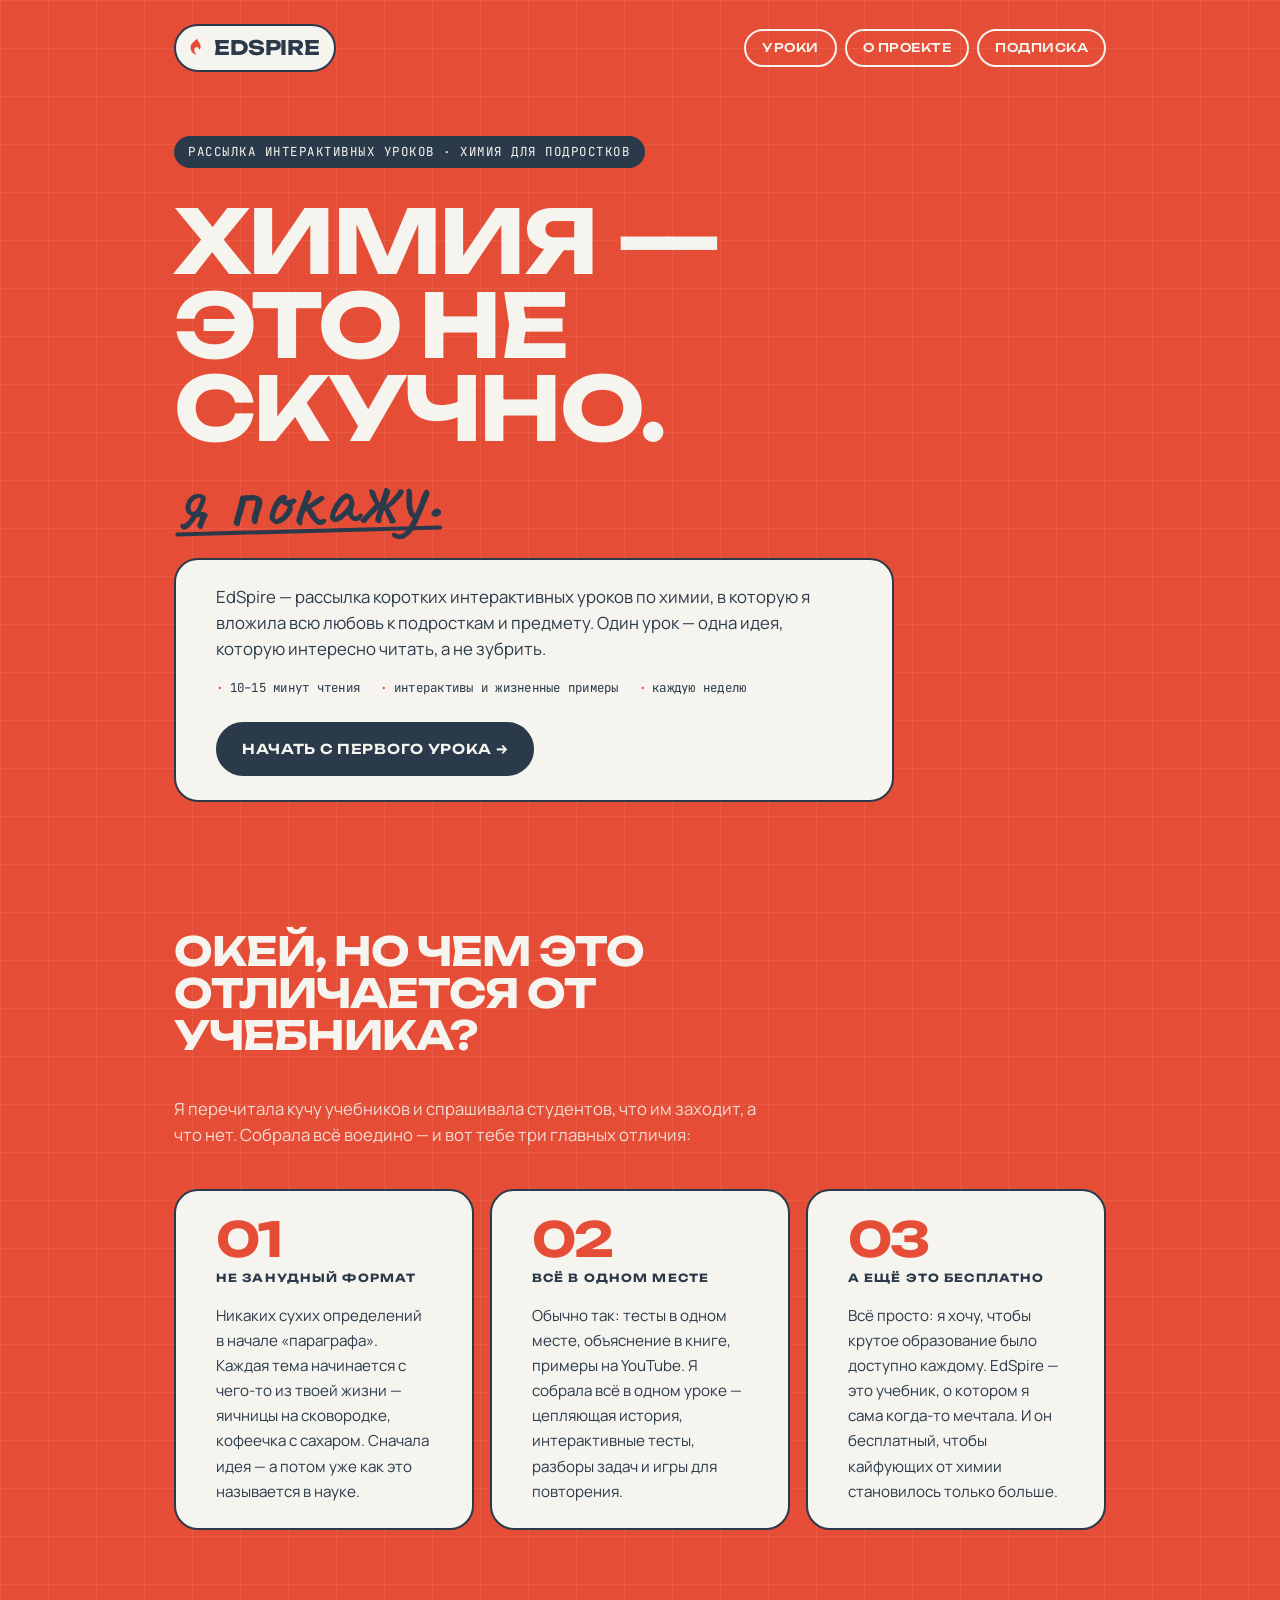
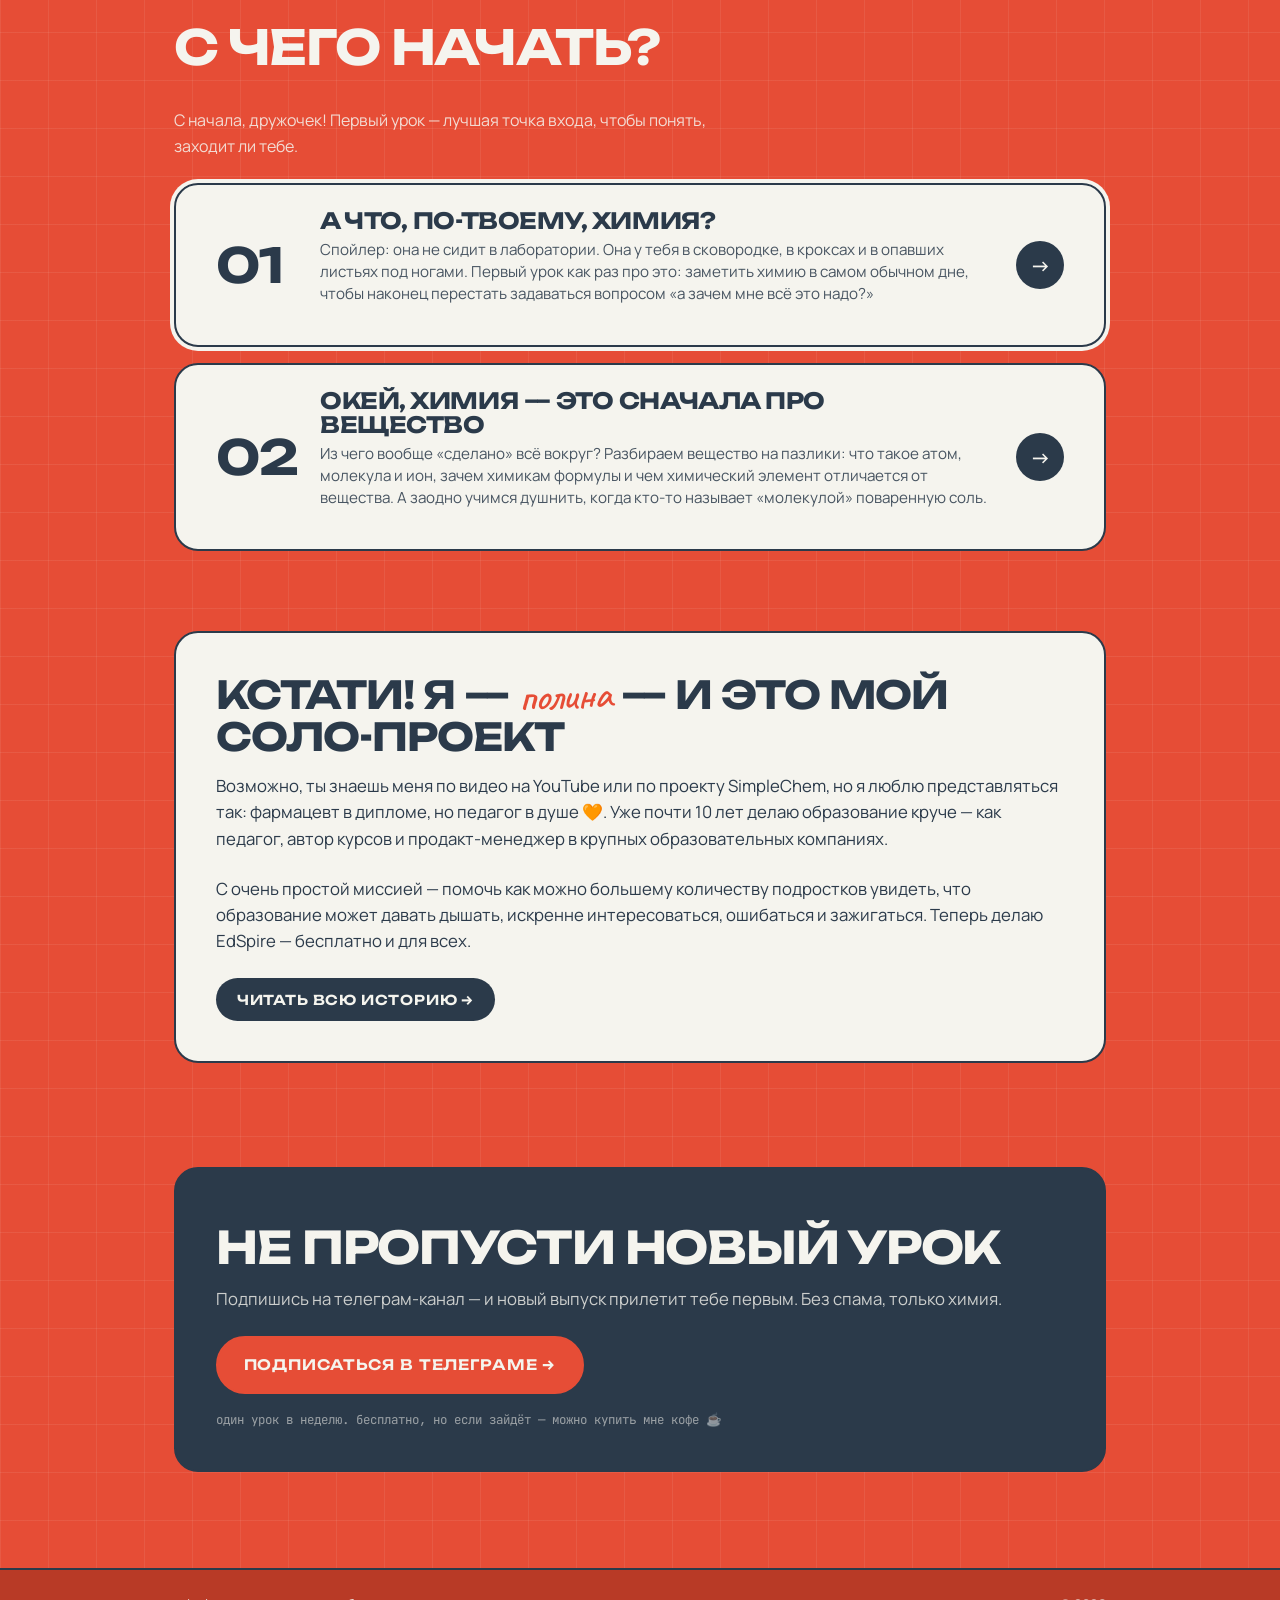
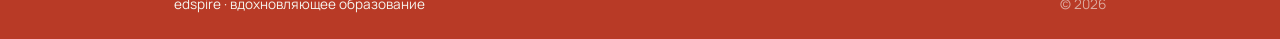
<file: index.html>
<!DOCTYPE html>
<html lang="ru">
<head>
  <meta charset="UTF-8" />
  <meta name="viewport" content="width=device-width, initial-scale=1.0" />
  <meta name="yandex-verification" content="c9bf6849b7c37df4" />
  <title>EdSpire — химия, которую хочется читать</title>
  <meta name="description" content="Бесплатная рассылка коротких интерактивных уроков по химии для подростков. Один урок — одна идея, которую интересно читать, а не зубрить." />
  <link rel="canonical" href="https://edspire.by/" />
  <link rel="icon" href="/favicon.svg" type="image/svg+xml" />

  <!-- Open Graph / соцсети -->
  <meta property="og:type" content="website" />
  <meta property="og:site_name" content="EdSpire" />
  <meta property="og:locale" content="ru_RU" />
  <meta property="og:url" content="https://edspire.by/" />
  <meta property="og:title" content="EdSpire — химия, которую хочется читать" />
  <meta property="og:description" content="Бесплатная рассылка коротких интерактивных уроков по химии для подростков. Один урок — одна идея, которую интересно читать, а не зубрить." />
  <meta property="og:image" content="https://edspire.by/assets/images/og-cover.jpg" />
  <meta property="og:image:width" content="1200" />
  <meta property="og:image:height" content="630" />
  <meta name="twitter:card" content="summary_large_image" />
  <meta name="twitter:title" content="EdSpire — химия, которую хочется читать" />
  <meta name="twitter:description" content="Бесплатная рассылка коротких интерактивных уроков по химии для подростков." />
  <meta name="twitter:image" content="https://edspire.by/assets/images/og-cover.jpg" />

  <script type="application/ld+json">
  {
    "@context": "https://schema.org",
    "@type": "EducationalOrganization",
    "name": "EdSpire",
    "url": "https://edspire.by/",
    "logo": "https://edspire.by/favicon.svg",
    "description": "Бесплатная рассылка коротких интерактивных уроков по химии для подростков.",
    "inLanguage": "ru",
    "founder": { "@type": "Person", "name": "Полина Муштукова" }
  }
  </script>

  <link rel="preconnect" href="https://fonts.googleapis.com" />
  <link rel="preconnect" href="https://fonts.gstatic.com" crossorigin />
  <link href="https://fonts.googleapis.com/css2?family=Unbounded:wght@400;500;600;700&family=Manrope:wght@400;500;600;700&family=Caveat:wght@500;600;700&family=JetBrains+Mono:wght@400;500&display=swap" rel="stylesheet" />
  <link rel="stylesheet" href="assets/css/base.css" />
</head>
<body>
  <header class="site-header">
    <div class="wrap">
      <a class="logo" href="./">
        <span class="logo-pill">
          <span class="logo-flame" aria-hidden="true"></span>
          <span>edspire</span>
        </span>
      </a>
      <nav class="site-nav">
        <a href="lessons/">уроки</a>
        <a href="about/">о проекте</a>
        <a href="#subscribe">подписка</a>
      </nav>
    </div>
  </header>

  <main>

    <!-- ═══════════════════════════
         БЛОК 1 · ГЕРОЙ
         ═══════════════════════════ -->
    <section class="hero">
      <div class="wrap">
        <div class="hero-inner">
          <p class="eyebrow">рассылка интерактивных уроков · химия для подростков</p>
          <h1 class="hero-title">
            химия —<br/>это не скучно.<br/>
            <span class="accent">я покажу.</span>
          </h1>
          <div class="hero-card">
            <p class="hero-lead">
              EdSpire — рассылка коротких интерактивных уроков по химии, в которую я вложила
              всю любовь к подросткам и предмету. Один урок — одна идея, которую интересно
              читать, а не зубрить.
            </p>
            <div class="hero-meta">
              <span>10–15 минут чтения</span>
              <span>интерактивы и жизненные примеры</span>
              <span>каждую неделю</span>
            </div>
            <a class="hero-cta" href="lessons/01-what-is-chemistry/">
              <span class="txt-long">начать с первого урока →</span>
              <span class="txt-short">первый урок →</span>
            </a>
          </div>
        </div>
      </div>
    </section>

    <!-- ═══════════════════════════
         БЛОК 2 · ЧЕМ ОТЛИЧАЕТСЯ
         ═══════════════════════════ -->
    <section class="why">
      <div class="wrap">
        <h2>окей, но чем это отличается от учебника?</h2>
        <p class="why-intro">Я перечитала кучу учебников и спрашивала студентов, что им заходит, а что нет. Собрала всё воедино — и вот тебе три главных отличия:</p>
        <div class="why-grid">
          <div class="why-item">
            <p class="why-item-num">01</p>
            <span class="why-item-label">не занудный формат</span>
            <p>Никаких сухих определений в начале «параграфа». Каждая тема начинается с чего-то из твоей жизни — яичницы на сковородке, кофеечка с сахаром. Сначала идея — а потом уже как это называется в науке.</p>
          </div>
          <div class="why-item">
            <p class="why-item-num">02</p>
            <span class="why-item-label">всё в одном месте</span>
            <p>Обычно так: тесты в одном месте, объяснение в книге, примеры на YouTube. Я собрала всё в одном уроке — цепляющая история, интерактивные тесты, разборы задач и игры для повторения.</p>
          </div>
          <div class="why-item">
            <p class="why-item-num">03</p>
            <span class="why-item-label">а ещё это бесплатно</span>
            <p>Всё просто: я хочу, чтобы крутое образование было доступно каждому. EdSpire — это учебник, о котором я сама когда-то мечтала. И он бесплатный, чтобы кайфующих от химии становилось только больше.</p>
          </div>
        </div>
      </div>
    </section>

    <!-- ═══════════════════════════
         БЛОК 3 · ПРЕВЬЮ УРОКОВ
         ═══════════════════════════ -->
    <section class="preview">
      <div class="wrap">
        <div class="section-head">
          <h2>с чего начать?</h2>
        </div>
        <p class="preview-intro">С начала, дружочек! Первый урок — лучшая точка входа, чтобы понять, заходит ли тебе.</p>
        <ol class="lesson-list">
          <li class="lesson-card lesson-card--featured">
            <a href="lessons/01-what-is-chemistry/">
              <div class="lesson-num">01</div>
              <div class="lesson-body">
                <h3>а что, по-твоему, химия?</h3>
                <p>Спойлер: она не сидит в лаборатории. Она у тебя в сковородке, в кроксах и в опавших листьях под ногами. Первый урок как раз про это: заметить химию в самом обычном дне, чтобы наконец перестать задаваться вопросом «а зачем мне всё это надо?»</p>
              </div>
              <div class="lesson-arrow">→</div>
            </a>
          </li>
          <li class="lesson-card">
            <a href="lessons/02-substance/">
              <div class="lesson-num">02</div>
              <div class="lesson-body">
                <h3>окей, химия — это сначала про вещество</h3>
                <p>Из чего вообще «сделано» всё вокруг? Разбираем вещество на пазлики: что такое атом, молекула и ион, зачем химикам формулы и чем химический элемент отличается от вещества. А заодно учимся душнить, когда кто-то называет «молекулой» поваренную соль.</p>
              </div>
              <div class="lesson-arrow">→</div>
            </a>
          </li>
        </ol>
      </div>
    </section>

    <!-- ═══════════════════════════
         БЛОК 4 · КТО ПИШЕТ
         ═══════════════════════════ -->
    <section id="about" class="about">
      <div class="wrap">
        <a class="about-teaser" href="about/">
          <h2>кстати! я — <span class="accent">полина</span> — и это мой соло-проект</h2>
          <p class="about-teaser-lead">
            Возможно, ты знаешь меня по видео на YouTube или по проекту SimpleChem, но я люблю представляться так: фармацевт в дипломе, но педагог в душе 🧡. Уже почти 10 лет делаю образование круче — как педагог, автор курсов и продакт-менеджер в крупных образовательных компаниях.
          </p>
          <p class="about-teaser-lead">
            С очень простой миссией — помочь как можно большему количеству подростков увидеть, что образование может давать дышать, искренне интересоваться, ошибаться и зажигаться. Теперь делаю EdSpire — бесплатно и для всех.
          </p>
          <span class="about-teaser-cta">
            <span class="txt-long">читать всю историю →</span>
            <span class="txt-short">вся история →</span>
          </span>
        </a>
      </div>
    </section>

    <!-- ═══════════════════════════
         БЛОК 5 · ПОДПИСКА
         ═══════════════════════════ -->
    <section id="subscribe" class="subscribe">
      <div class="wrap">
        <div class="subscribe-box">
          <h2>не пропусти новый урок</h2>
          <p class="subscribe-lead">
            Подпишись на телеграм-канал — и новый выпуск прилетит тебе первым.
            Без спама, только химия.
          </p>
          <a class="cta" href="https://t.me/ed_spire" target="_blank" rel="noopener">
            <span class="txt-long">подписаться в телеграме →</span>
            <span class="txt-short">подписаться →</span>
          </a>
          <p class="subscribe-note">один урок в неделю. бесплатно, но если зайдёт — можно купить мне кофе ☕️</p>
        </div>
      </div>
    </section>

  </main>

  <footer class="site-footer">
    <div class="wrap">
      <p>edspire · вдохновляющее образование</p>
      <p class="muted">© 2026</p>
    </div>
  </footer>
</body>
</html>
</file>
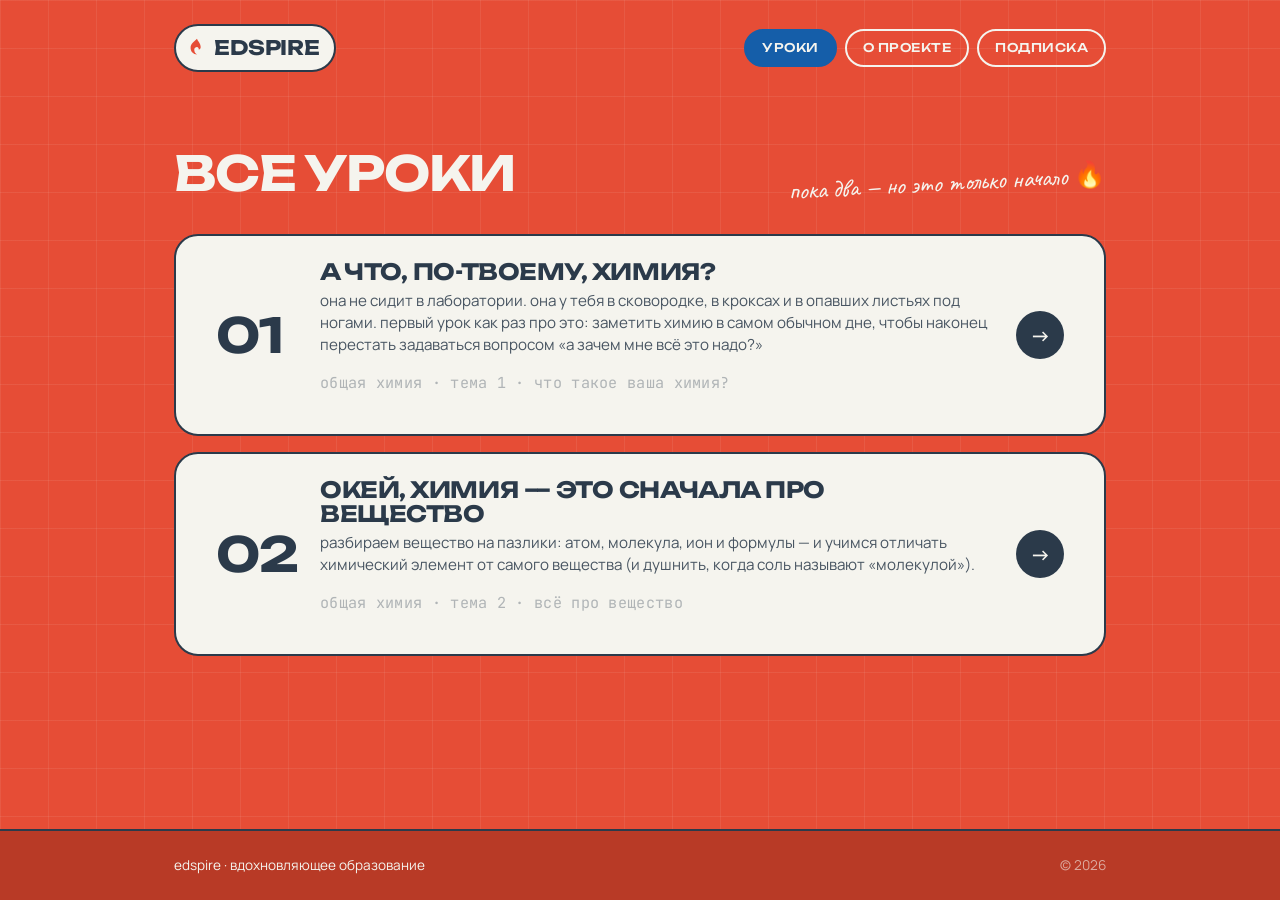
<file: lessons/index.html>
<!DOCTYPE html>
<html lang="ru">
<head>
  <meta charset="UTF-8" />
  <meta name="viewport" content="width=device-width, initial-scale=1.0" />
  <title>Все уроки — EdSpire</title>
  <meta name="description" content="Архив интерактивных уроков по химии для подростков. Бесплатно, без зубрёжки, с жизненными примерами." />
  <link rel="canonical" href="https://edspire.by/lessons/" />
  <link rel="icon" href="/favicon.svg" type="image/svg+xml" />

  <!-- Open Graph / соцсети -->
  <meta property="og:type" content="website" />
  <meta property="og:site_name" content="EdSpire" />
  <meta property="og:locale" content="ru_RU" />
  <meta property="og:url" content="https://edspire.by/lessons/" />
  <meta property="og:title" content="Все уроки — EdSpire" />
  <meta property="og:description" content="Архив интерактивных уроков по химии для подростков. Бесплатно, без зубрёжки, с жизненными примерами." />
  <meta property="og:image" content="https://edspire.by/assets/images/og-cover.jpg" />
  <meta property="og:image:width" content="1200" />
  <meta property="og:image:height" content="630" />
  <meta name="twitter:card" content="summary_large_image" />
  <meta name="twitter:title" content="Все уроки — EdSpire" />
  <meta name="twitter:description" content="Архив интерактивных уроков по химии для подростков." />
  <meta name="twitter:image" content="https://edspire.by/assets/images/og-cover.jpg" />

  <link rel="preconnect" href="https://fonts.googleapis.com" />
  <link rel="preconnect" href="https://fonts.gstatic.com" crossorigin />
  <link href="https://fonts.googleapis.com/css2?family=Unbounded:wght@400;500;600;700&family=Manrope:wght@400;500;600;700&family=Caveat:wght@500;600;700&family=JetBrains+Mono:wght@400;500&display=swap" rel="stylesheet" />
  <link rel="stylesheet" href="../assets/css/base.css" />
</head>
<body>
  <header class="site-header">
    <div class="wrap">
      <a class="logo" href="../">
        <span class="logo-pill">
          <span class="logo-flame" aria-hidden="true"></span>
          <span>edspire</span>
        </span>
      </a>
      <nav class="site-nav">
        <a href="./" class="is-active">уроки</a>
        <a href="../about/">о проекте</a>
        <a href="../#subscribe">подписка</a>
      </nav>
    </div>
  </header>

  <main>
    <section class="lessons">
      <div class="wrap">
        <div class="section-head">
          <h2>все уроки</h2>
          <p class="section-meta">пока два — но это только начало 🔥</p>
        </div>

        <ol class="lesson-list">

          <li class="lesson-card">
            <a href="01-what-is-chemistry/">
              <div class="lesson-num">01</div>
              <div class="lesson-body">
                <h3>а что, по-твоему, химия?</h3>
                <p>она не сидит в лаборатории. она у тебя в сковородке, в кроксах и в опавших листьях под ногами. первый урок как раз про это: заметить химию в самом обычном дне, чтобы наконец перестать задаваться вопросом «а зачем мне всё это надо?»</p>
                <p class="lesson-card-topic">общая химия · тема 1 · что такое ваша химия?</p>
              </div>
              <div class="lesson-arrow">→</div>
            </a>
          </li>

          <li class="lesson-card">
            <a href="02-substance/">
              <div class="lesson-num">02</div>
              <div class="lesson-body">
                <h3>окей, химия — это сначала про вещество</h3>
                <p>разбираем вещество на пазлики: атом, молекула, ион и формулы — и учимся отличать химический элемент от самого вещества (и душнить, когда соль называют «молекулой»).</p>
                <p class="lesson-card-topic">общая химия · тема 2 · всё про вещество</p>
              </div>
              <div class="lesson-arrow">→</div>
            </a>
          </li>

        </ol>
      </div>
    </section>
  </main>

  <footer class="site-footer">
    <div class="wrap">
      <p>edspire · вдохновляющее образование</p>
      <p class="muted">© 2026</p>
    </div>
  </footer>
</body>
</html>
</file>
<file: assets/css/base.css>
/* ========================================
   EdSpire — orange variant
   Вдохновлено Rafinad Band
   ======================================== */

:root {
  --bg: #E64D36;          /* основной коралловый — фон */
  --bg-deep: #B83A26;     /* затемнённый для footer */
  --grid: rgba(245, 244, 238, 0.08);
  --card: #F5F4EE;        /* кремовый — карточки, текст */
  --ink: #2B3A4A;         /* тёмно-синий — везде, где был чёрный */
  --ink-soft: rgba(43, 58, 74, 0.85);
  --paper: #F5F4EE;
  --on-bg: #F5F4EE;
  --on-bg-soft: rgba(245, 244, 238, 0.85);
  --on-bg-muted: rgba(245, 244, 238, 0.6);
  --line-light: rgba(245, 244, 238, 0.2);

  --blue: #155EA9;        /* глубокий синий — акценты */
  --tangerine: #EF8733;   /* мандарин — микро-детали */
  --mist: #ACD8DC;        /* пыльно-бирюзовый — мягкие блоки */

  --display: 'Unbounded', 'TT Norms', system-ui, sans-serif;
  --sans: 'Manrope', system-ui, sans-serif;
  --mono: 'JetBrains Mono', ui-monospace, monospace;
  --handwritten: 'Caveat', cursive;

  --space-1: 0.5rem;
  --space-2: 1rem;
  --space-3: 1.5rem;
  --space-4: 2.5rem;
  --space-5: 4rem;
  --space-6: 6rem;

  --radius: 24px;
  --radius-sm: 8px;
  --max-width: 980px;
}

* { box-sizing: border-box; }

html { -webkit-text-size-adjust: 100%; scroll-behavior: smooth; }

body {
  margin: 0;
  background: var(--bg);
  color: var(--on-bg);
  font-family: var(--sans);
  font-size: 17px;
  line-height: 1.55;
  -webkit-font-smoothing: antialiased;

  background-image:
    linear-gradient(var(--grid) 1px, transparent 1px),
    linear-gradient(90deg, var(--grid) 1px, transparent 1px);
  background-size: 48px 48px;

  /* sticky footer: страница всегда не ниже экрана, футер прижат к низу */
  min-height: 100vh;
  display: flex;
  flex-direction: column;
}

main {
  flex: 1 0 auto;
}

.wrap {
  max-width: var(--max-width);
  margin: 0 auto;
  padding: 0 var(--space-3);
}

/* ---------- HEADER ---------- */
.site-header {
  padding: var(--space-3) 0;
}
.site-header .wrap {
  display: flex;
  justify-content: space-between;
  align-items: center;
  gap: var(--space-3);
}
.logo {
  display: inline-flex;
  align-items: center;
  gap: 0.5rem;
  text-decoration: none;
  color: var(--on-bg);
  font-family: var(--display);
  font-weight: 700;
  font-size: 1.25rem;
  letter-spacing: -0.02em;
  text-transform: uppercase;
}
.logo-pill {
  background: var(--card);
  color: var(--ink);
  border-radius: 999px;
  padding: 0.4rem 0.9rem 0.4rem 0.6rem;
  display: inline-flex;
  align-items: center;
  gap: 0.4rem;
  border: 2px solid var(--ink);
}
.logo-flame {
  width: 22px; height: 22px;
  display: inline-block;
  background: var(--bg);
  -webkit-mask: url("data:image/svg+xml;utf8,<svg xmlns='http://www.w3.org/2000/svg' viewBox='0 0 24 24'><path fill='black' d='M12 2c1 3 4 5 4 9 0 1.5-.7 2.5-2 3 0-2-1-3-2-3-1.5 0-3 1-3 3 0 2 1 4 3 5-4 0-7-3-7-7 0-5 4-7 7-10z'/></svg>") center/contain no-repeat;
          mask: url("data:image/svg+xml;utf8,<svg xmlns='http://www.w3.org/2000/svg' viewBox='0 0 24 24'><path fill='black' d='M12 2c1 3 4 5 4 9 0 1.5-.7 2.5-2 3 0-2-1-3-2-3-1.5 0-3 1-3 3 0 2 1 4 3 5-4 0-7-3-7-7 0-5 4-7 7-10z'/></svg>") center/contain no-repeat;
}
.site-nav {
  display: flex;
  gap: 0.5rem;
  font-family: var(--display);
  font-size: 0.75rem;
  font-weight: 500;
  text-transform: uppercase;
  letter-spacing: 0.04em;
}
.site-nav a {
  color: var(--on-bg);
  text-decoration: none;
  padding: 0.5rem 1rem;
  border-radius: 999px;
  border: 2px solid var(--on-bg);
  transition: all 0.2s;
}
.site-nav a:hover, .site-nav a.is-active {
  background: var(--blue);
  color: var(--card);
  border-color: var(--blue);
}

/* ---------- TICKER LENTA ---------- */
.ticker {
  background: var(--ink);
  color: var(--on-bg);
  padding: 0.8rem 0;
  overflow: hidden;
  border-top: 2px solid var(--ink);
  border-bottom: 2px solid var(--ink);
  margin: var(--space-2) 0;
}
.ticker-track {
  display: flex;
  gap: 2.5rem;
  white-space: nowrap;
  animation: ticker-scroll 30s linear infinite;
  font-family: var(--display);
  font-weight: 700;
  font-size: 1.1rem;
  text-transform: uppercase;
  letter-spacing: 0.02em;
}
.ticker-track span { display: inline-flex; align-items: center; gap: 2.5rem; }
.ticker-track span::after {
  content: "★";
  color: var(--tangerine);
  font-size: 1.4rem;
}
@keyframes ticker-scroll {
  from { transform: translateX(0); }
  to   { transform: translateX(-50%); }
}

/* ---------- HERO ---------- */
.hero {
  padding: var(--space-4) var(--space-3) var(--space-5);
  position: relative;
}
.hero-inner {
  position: relative;
  z-index: 1;
  max-width: 880px;
}

.eyebrow {
  font-family: var(--mono);
  font-size: 0.78rem;
  text-transform: uppercase;
  letter-spacing: 0.12em;
  color: var(--on-bg);
  margin: 0 0 var(--space-2);
  display: inline-block;
  background: var(--ink);
  padding: 0.4rem 0.9rem;
  border-radius: 999px;
}

.hero-title {
  font-family: var(--display);
  font-weight: 700;
  font-size: clamp(2.5rem, 8vw, 5.5rem);
  line-height: 0.95;
  letter-spacing: -0.03em;
  margin: var(--space-2) 0 var(--space-3);
  text-transform: uppercase;
  color: var(--on-bg);
}
.hero-title .accent {
  font-family: var(--handwritten);
  text-transform: lowercase;
  font-weight: 500;
  font-size: 0.95em;
  color: var(--ink);
  display: inline-block;
  transform: rotate(-2deg);
  letter-spacing: 0;
}

/* нарисованный «штрих» под акцентом */
.hero-title .accent::after {
  content: '';
  display: block;
  height: 4px;
  background: var(--ink);
  margin-top: -8px;
  border-radius: 4px;
  transform: rotate(0.5deg);
}

.hero-card {
  background: var(--card);
  color: var(--ink);
  border-radius: var(--radius);
  padding: var(--space-3) var(--space-4);
  margin-top: var(--space-3);
  max-width: 720px;
  border: 2px solid var(--ink);
  position: relative;
}
.hero-card-content { padding-top: 0; }
.hero-lead {
  font-size: 1.05rem;
  line-height: 1.55;
  color: var(--ink);
  margin: 0 0 var(--space-2);
}
.hero-meta {
  font-family: var(--mono);
  font-size: 0.78rem;
  color: var(--ink);
  letter-spacing: 0.02em;
  display: flex;
  flex-wrap: wrap;
  gap: 0.5rem 1.25rem;
}
.hero-meta span::before { content: '·'; color: var(--bg); margin-right: 0.4rem; font-weight: 700; }

/* ---------- SECTIONS ---------- */
section { scroll-margin-top: var(--space-3); }

.section-head {
  display: flex;
  justify-content: space-between;
  align-items: baseline;
  margin-bottom: var(--space-3);
  flex-wrap: wrap;
  gap: var(--space-2);
}
.section-head h2 {
  font-family: var(--display);
  font-weight: 700;
  font-size: clamp(2rem, 5vw, 3rem);
  letter-spacing: -0.025em;
  margin: 0;
  text-transform: uppercase;
  color: var(--on-bg);
}
.section-meta {
  font-family: var(--handwritten);
  font-size: 1.6rem;
  color: var(--on-bg);
  margin: 0;
  transform: rotate(-3deg);
}

/* ---------- LESSONS LIST ---------- */
.lessons { padding: var(--space-4) var(--space-3); }
.lesson-list {
  list-style: none;
  margin: 0;
  padding: 0;
  display: grid;
  gap: var(--space-2);
}
.lesson-card {
  background: var(--card);
  color: var(--ink);
  border-radius: var(--radius);
  overflow: hidden;
  border: 2px solid var(--ink);
  transition: transform 0.2s;
}
.lesson-card:hover { transform: translateY(-2px) rotate(-0.3deg); }

.lesson-card a,
.lesson-card .lesson-card-content {
  display: grid;
  grid-template-columns: 80px 1fr auto;
  gap: var(--space-3);
  padding: var(--space-3) var(--space-4);
  text-decoration: none;
  color: inherit;
  align-items: center;
}
.lesson-card a:hover .lesson-arrow {
  transform: translateX(6px);
  background: var(--blue);
  color: var(--card);
}
.lesson-card--soon {
  background: transparent;
  border: 2px dashed var(--on-bg);
  color: var(--on-bg);
}
.lesson-card--soon:hover { transform: none; }
.lesson-card--soon .lesson-card-content { color: var(--on-bg); }

.lesson-num {
  font-family: var(--display);
  font-weight: 700;
  font-size: 3rem;
  line-height: 1;
  letter-spacing: -0.03em;
  color: var(--ink);
}
.lesson-card--soon .lesson-num { color: var(--on-bg-muted); }

.lesson-card-topic {
  font-family: var(--mono);
  font-size: 0.72rem;
  letter-spacing: 0.02em;
  color: rgba(43, 58, 74, 0.4);
  margin: 0.5rem 0 0;
}

.lesson-body h3 {
  font-family: var(--display);
  font-weight: 700;
  font-size: 1.4rem;
  letter-spacing: -0.02em;
  margin: 0 0 0.4rem;
  text-transform: uppercase;
  line-height: 1.05;
}
.lesson-body p {
  margin: 0 0 var(--space-2);
  font-size: 0.95rem;
  line-height: 1.45;
  opacity: 0.85;
}
.lesson-tags {
  display: flex;
  gap: 0.4rem;
  flex-wrap: wrap;
}
.tag {
  font-family: var(--mono);
  font-size: 0.7rem;
  text-transform: uppercase;
  letter-spacing: 0.08em;
  background: var(--ink);
  color: var(--card);
  padding: 0.25rem 0.6rem;
  border-radius: 999px;
}
.tag-hot {
  background: var(--blue);
  color: var(--card);
}
.tag--topic {
  background: var(--blue);
  color: var(--card);
}
.tag--soft {
  background: transparent;
  color: rgba(43, 58, 74, 0.6);
  border: 1.5px solid rgba(43, 58, 74, 0.22);
}
.lesson-card--soon .tag {
  background: transparent;
  color: var(--on-bg);
  border: 1px solid var(--on-bg);
}

.lesson-arrow {
  width: 48px; height: 48px;
  border-radius: 50%;
  background: var(--ink);
  color: var(--on-bg);
  display: flex;
  align-items: center;
  justify-content: center;
  font-size: 1.3rem;
  font-weight: 600;
  transition: transform 0.2s, background 0.2s;
  flex-shrink: 0;
}

/* ---------- ABOUT TEASER ---------- */
.about { padding: var(--space-5) var(--space-3); }
.about-teaser {
  display: block;
  background: var(--card);
  color: var(--ink);
  border-radius: var(--radius);
  padding: var(--space-4);
  text-decoration: none;
  transition: transform 0.2s;
  border: 2px solid var(--ink);
}
.about-teaser:hover { transform: translateY(-2px); }
.about-teaser .eyebrow {
  background: var(--bg);
  color: var(--on-bg);
  margin-bottom: var(--space-2);
}
.about-teaser h2 {
  font-family: var(--display);
  font-weight: 700;
  font-size: clamp(1.8rem, 4vw, 2.4rem);
  letter-spacing: -0.025em;
  text-transform: uppercase;
  margin: 0 0 var(--space-2);
  line-height: 1.05;
  color: var(--ink);
}
.about-teaser h2 .accent {
  font-family: var(--handwritten);
  font-weight: 500;
  text-transform: lowercase;
  color: var(--bg);
  font-size: 1.1em;
  display: inline-block;
  transform: rotate(-2deg);
}
.about-teaser-lead {
  font-size: 1.05rem;
  line-height: 1.55;
  color: var(--ink);
  margin: 0 0 var(--space-3);
}
.about-teaser-cta {
  font-family: var(--display);
  font-weight: 600;
  font-size: 0.85rem;
  text-transform: uppercase;
  letter-spacing: 0.06em;
  color: var(--card);
  background: var(--ink);
  padding: 0.7rem 1.3rem;
  border-radius: 999px;
  display: inline-block;
  transition: transform 0.15s, background 0.15s;
}
.about-teaser:hover .about-teaser-cta { transform: translateX(4px); background: var(--blue); }

/* ---------- SUBSCRIBE ---------- */
.subscribe { padding: var(--space-4) var(--space-3) var(--space-6); }
.subscribe-box {
  background: var(--ink);
  color: var(--card);
  padding: var(--space-4);
  border-radius: var(--radius);
  position: relative;
  border: 2px solid var(--ink);
}
.subscribe-box .eyebrow { background: var(--bg); color: var(--card); }
.subscribe-box h2 {
  font-family: var(--display);
  font-weight: 700;
  font-size: clamp(1.8rem, 4vw, 2.8rem);
  margin: var(--space-2) 0 var(--space-2);
  letter-spacing: -0.025em;
  text-transform: uppercase;
  line-height: 1;
  color: var(--card);
}
.subscribe-lead {
  color: rgba(245, 244, 238, 0.8);
  margin: 0 0 var(--space-3);
  font-size: 1.05rem;
}
.cta {
  display: inline-flex;
  align-items: center;
  gap: 0.6rem;
  background: var(--bg);
  color: var(--card);
  padding: 1rem 1.6rem;
  text-decoration: none;
  border-radius: 999px;
  font-family: var(--display);
  font-weight: 600;
  font-size: 0.9rem;
  text-transform: uppercase;
  letter-spacing: 0.06em;
  transition: transform 0.15s, background 0.15s;
  border: 2px solid var(--bg);
}
.cta:hover { background: var(--blue); color: var(--card); border-color: var(--blue); transform: translateY(-2px); }
.subscribe-note {
  font-family: var(--mono);
  font-size: 0.78rem;
  color: rgba(245, 244, 238, 0.55);
  margin: var(--space-2) 0 0;
}

/* ---------- FOOTER ---------- */
.site-footer {
  border-top: 2px solid var(--ink);
  background: var(--bg-deep);
  padding: var(--space-3) 0;
  font-size: 0.85rem;
  color: var(--on-bg);
}
.site-footer .wrap {
  display: flex;
  justify-content: space-between;
  align-items: center;
  flex-wrap: wrap;
  gap: var(--space-1);
}
.site-footer p { margin: 0; }
.site-footer .muted { color: var(--on-bg-muted); }

/* ---------- MOBILE ---------- */
@media (max-width: 720px) {
  .lesson-card a,
  .lesson-card .lesson-card-content {
    grid-template-columns: 60px 1fr;
    padding: var(--space-3);
  }
  .lesson-arrow { display: none; }
  .lesson-num { font-size: 2.2rem; }
  .section-head h2 { font-size: 1.8rem; }
  .ticker-track { font-size: 0.9rem; gap: 1.5rem; }
}

@media (max-width: 540px) {
  .hero-card { padding: var(--space-3); }
  .subscribe-box,
  .about-teaser { padding: var(--space-3); }
  .subscribe-box h2 { font-size: 1.55rem; line-height: 1.1; }
  .wrap { padding: 0 var(--space-2); }

  /* Eyebrow: при переносе строки pill разваливается → делаем прямоугольник */
  .eyebrow {
    border-radius: 14px;
    line-height: 1.55;
  }

  /* ---- Хедер: лого на первой строке, все три чипа — на второй ---- */
  .site-header .wrap {
    flex-wrap: wrap;
    gap: var(--space-1);
  }
  .site-nav {
    width: 100%;
    gap: 0.4rem;
    flex-wrap: wrap;         /* чипы переносятся если не влезают */
  }
  .site-nav a {
    padding: 0.35rem 0.7rem;
    font-size: 0.7rem;
    white-space: nowrap;     /* текст внутри чипа не переносится */
  }

  /* ---- Карточки уроков: вертикальная раскладка ---- */
  /* Цифра становится маленькой меткой, заголовок получает всю ширину */
  .lesson-card a,
  .lesson-card .lesson-card-content {
    grid-template-columns: 1fr;
    padding: var(--space-2) var(--space-3);
    gap: 0.3rem;
  }
  .lesson-num {
    font-family: var(--mono);
    font-size: 0.72rem;
    font-weight: 600;
    letter-spacing: 0.06em;
    color: rgba(43, 58, 74, 0.45);
    line-height: 1;
  }
  .lesson-card--soon .lesson-num { color: var(--on-bg-muted); }
  .lesson-body h3 {
    font-size: 1.15rem;
    overflow-wrap: break-word;
  }
  .lesson-body p { font-size: 0.9rem; }
}

/* ========================================
   HERO CTAs
   ======================================== */
.hero-ctas {
  display: flex;
  gap: var(--space-2);
  flex-wrap: wrap;
  margin-top: var(--space-3);
}
.hero-cta {
  display: inline-flex;
  align-items: center;
  background: var(--ink);
  color: var(--card);
  padding: 0.9rem 1.5rem;
  border-radius: 999px;
  font-family: var(--display);
  font-weight: 600;
  font-size: 0.85rem;
  text-transform: uppercase;
  letter-spacing: 0.05em;
  text-decoration: none;
  border: 2px solid var(--ink);
  transition: background 0.15s, border-color 0.15s;
  margin-top: var(--space-3);
}
.hero-cta:hover { background: var(--blue); border-color: var(--blue); }

.hero-cta-secondary {
  display: inline-flex;
  align-items: center;
  background: transparent;
  color: var(--on-bg);
  padding: 0.9rem 1.5rem;
  border-radius: 999px;
  font-family: var(--display);
  font-weight: 600;
  font-size: 0.85rem;
  text-transform: uppercase;
  letter-spacing: 0.05em;
  text-decoration: none;
  border: 2px solid var(--on-bg);
  transition: background 0.15s, color 0.15s, border-color 0.15s;
}
.hero-cta-secondary:hover {
  background: var(--blue);
  color: var(--card);
  border-color: var(--blue);
}

/* ========================================
   WHY SECTION
   ======================================== */
.why { padding: var(--space-5) var(--space-3) var(--space-4); }
.why h2 {
  font-family: var(--display);
  font-weight: 700;
  font-size: clamp(1.8rem, 4vw, 2.5rem);
  letter-spacing: -0.025em;
  text-transform: uppercase;
  color: var(--on-bg);
  margin: 0 0 var(--space-4);
  max-width: 680px;
  line-height: 1.05;
}
.why-grid {
  display: grid;
  grid-template-columns: repeat(3, 1fr);
  gap: var(--space-2);
}
.why-item {
  background: var(--card);
  color: var(--ink);
  border-radius: var(--radius);
  padding: var(--space-3) var(--space-4);
  border: 2px solid var(--ink);
}
.why-intro {
  font-size: 1.05rem;
  line-height: 1.6;
  color: var(--on-bg-soft);
  margin: 0 0 var(--space-4);
  max-width: 600px;
}
p.why-item-num {
  font-family: var(--display);
  font-weight: 700;
  font-size: 3rem;
  line-height: 1;
  letter-spacing: -0.04em;
  color: var(--bg);
  margin: 0 0 0.4rem;
}
.why-item-label {
  display: block;
  font-family: var(--display);
  font-weight: 700;
  font-size: 0.7rem;
  text-transform: uppercase;
  letter-spacing: 0.1em;
  color: var(--ink);
  margin: 0 0 var(--space-2);
}
.why-item p:not(.why-item-num) {
  margin: 0;
  font-size: 0.95rem;
  line-height: 1.65;
  color: var(--ink);
}
.why-result {
  background: transparent;
  border: none;
  color: var(--ink);
  font-family: var(--handwritten);
  font-size: 1.7rem;
  font-weight: 500;
  line-height: 1.4;
  letter-spacing: 0;
  padding: var(--space-3) 0;
  margin-top: var(--space-3);
  display: inline-block;
  transform: rotate(-1deg);
}

/* ========================================
   PREVIEW SECTION (3 карточки)
   ======================================== */
.preview { padding: var(--space-4) var(--space-3) var(--space-2); }
.preview-intro {
  font-size: 1rem;
  line-height: 1.6;
  color: var(--on-bg-soft);
  margin: 0 0 var(--space-3);
  max-width: 560px;
}
.lesson-card--featured { box-shadow: 0 0 0 4px var(--card); }
.preview-all {
  font-family: var(--handwritten);
  font-size: 1.5rem;
  color: var(--on-bg);
  text-decoration: none;
  display: block;
  text-align: center;
  margin-top: var(--space-3);
  transition: opacity 0.15s;
}
.preview-all:hover { opacity: 0.6; }

/* ========================================
   ABOUT BLOCK (статичная, не ссылка)
   ======================================== */
.about-block {
  background: var(--card);
  color: var(--ink);
  border-radius: var(--radius);
  padding: var(--space-4);
  border: 2px solid var(--ink);
  max-width: 720px;
}
.about-block h2 {
  font-family: var(--display);
  font-weight: 700;
  font-size: clamp(1.8rem, 4vw, 2.4rem);
  letter-spacing: -0.025em;
  text-transform: uppercase;
  margin: 0 0 var(--space-3);
  line-height: 1.05;
  color: var(--ink);
}
.about-block-text {
  font-size: 1rem;
  line-height: 1.65;
  color: var(--ink);
  margin: 0 0 var(--space-2);
}

@media (max-width: 720px) {
  .why-grid { grid-template-columns: 1fr; }
}

@media (max-width: 540px) {
  .hero-ctas { flex-direction: column; }
  .hero-cta, .hero-cta-secondary { justify-content: center; }
  .why-item { padding: var(--space-3); }
  .why-item-num { font-size: 2.2rem; }
}

/* ========================================
   КНОПКИ НА МОБИЛКЕ
   На узких экранах длинный текст в pill-кнопках переносился на две строки —
   кнопка становилась слишком высокой и выглядела «толстой». На мобилке
   показываем короткий вариант текста и делаем кнопки во всю ширину.
   ======================================== */
.txt-short { display: none; }

@media (max-width: 540px) {
  .txt-long { display: none; }
  .txt-short { display: inline; }

  .hero-cta,
  .cta {
    width: 100%;
    justify-content: center;
    text-align: center;
    padding: 0.75rem 1.2rem;
  }
}
</file>
